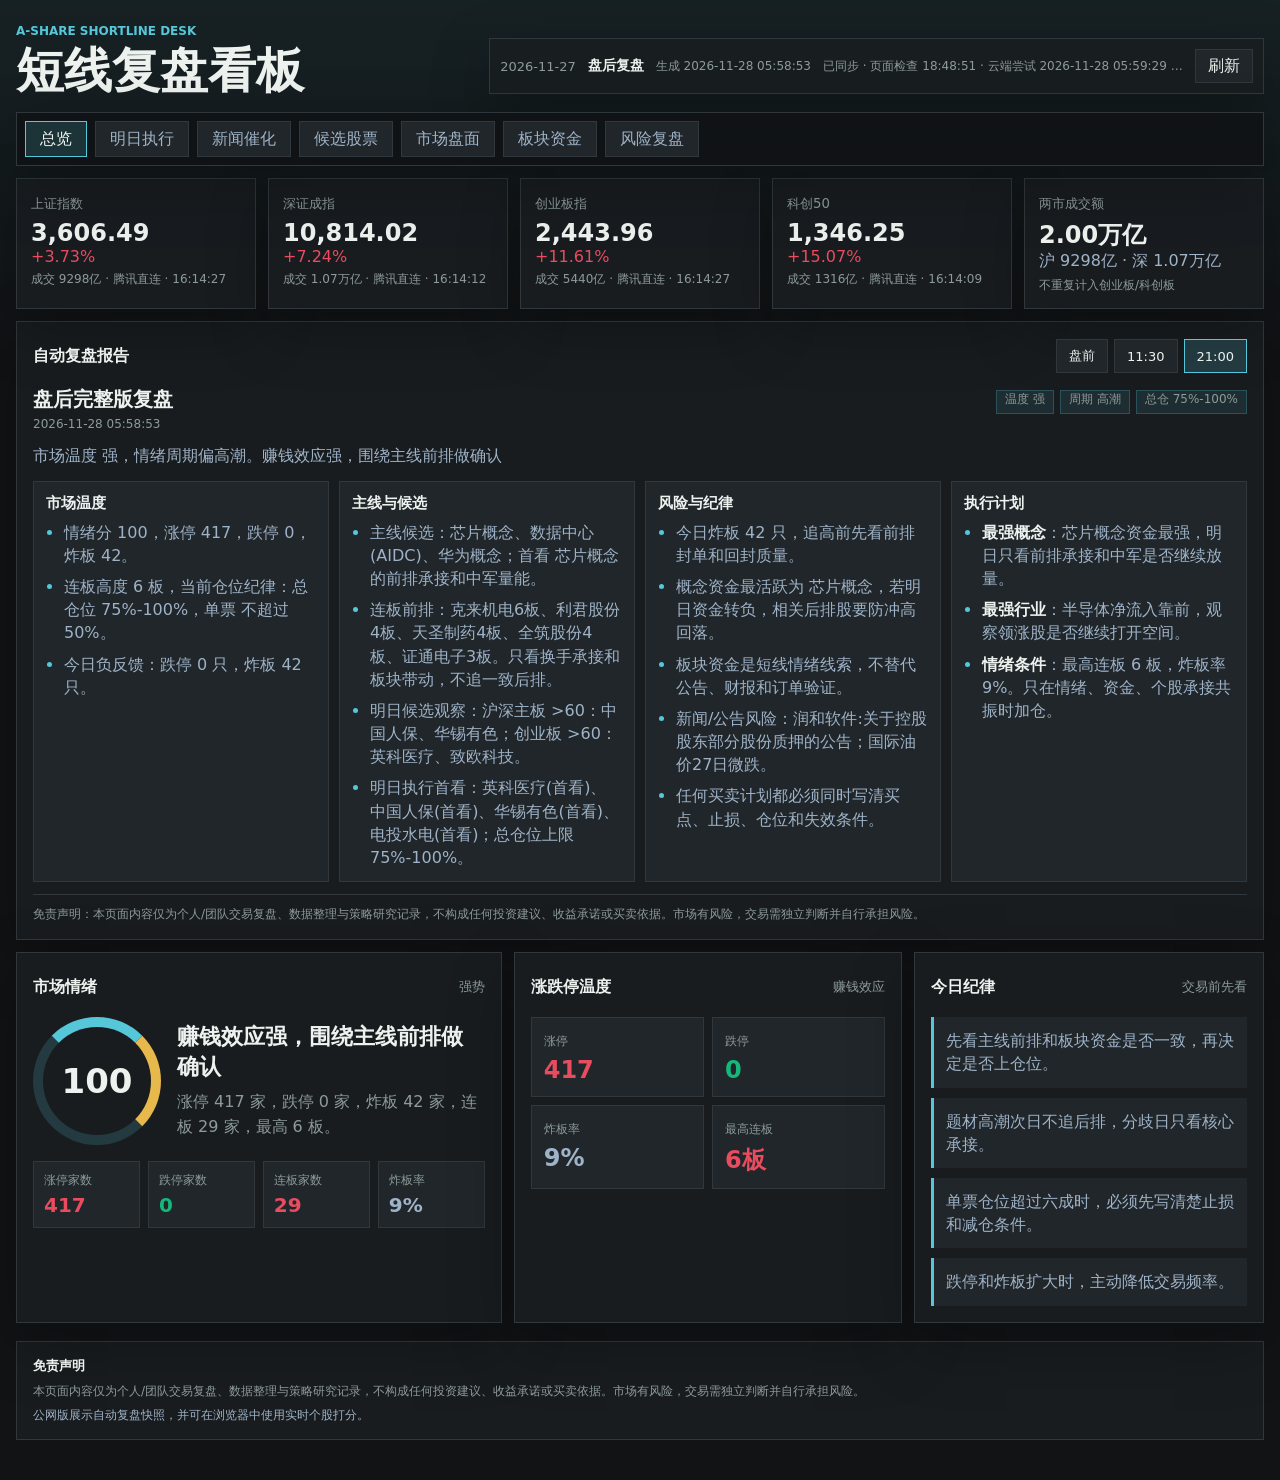
<file: index.html>
<!doctype html>
<html lang="zh-CN">
  <head>
    <meta charset="UTF-8" />
    <meta name="viewport" content="width=device-width, initial-scale=1.0" />
    <title>A股短线复盘看板</title>
    <link rel="stylesheet" href="./styles.css?v=20260625-market-turnover-1" />
  </head>
  <body>
    <main class="shell">
      <header class="topbar">
        <div>
          <p class="eyebrow">A-SHARE SHORTLINE DESK</p>
          <h1>短线复盘看板</h1>
        </div>
        <div class="session-card">
          <span id="tradeDate">--</span>
          <strong id="marketPhase">盘后复盘</strong>
          <small id="generatedAt">--</small>
          <small id="refreshStatus">定时复盘 --</small>
          <button id="refreshBtn" type="button" title="重新读取数据">刷新</button>
        </div>
      </header>

      <nav class="sheet-tabs" id="sheetTabs" aria-label="看板分区">
        <button class="active" data-sheet-target="overview" type="button">总览</button>
        <button data-sheet-target="execution" type="button">明日执行</button>
        <button data-sheet-target="news" type="button">新闻催化</button>
        <button data-sheet-target="candidates" type="button">候选股票</button>
        <button data-sheet-target="market" type="button">市场盘面</button>
        <button data-sheet-target="capital" type="button">板块资金</button>
        <button data-sheet-target="risk" type="button">风险复盘</button>
      </nav>

      <section class="ticker-strip" id="indexStrip" aria-label="主要指数" data-sheet="overview"></section>

      <section class="panel report-panel" data-sheet="overview">
        <div class="panel-title">
          <span>自动复盘报告</span>
          <div class="segmented" id="reportTabs" role="tablist" aria-label="报告阶段"></div>
        </div>
        <div id="reportContent" class="report-content"></div>
      </section>

      <section class="summary-grid" data-sheet="overview">
        <article class="panel hero-panel">
          <div class="panel-title">
            <span>市场情绪</span>
            <small id="emotionTag">--</small>
          </div>
          <div class="emotion-meter">
            <div class="meter-ring">
              <span id="emotionScore">--</span>
            </div>
            <div class="emotion-copy">
              <strong id="emotionTitle">等待数据</strong>
              <p id="emotionBrief">读取 daily.json 后自动生成复盘摘要。</p>
            </div>
          </div>
          <div class="heat-bars" id="heatBars"></div>
        </article>

        <article class="panel">
          <div class="panel-title">
            <span>涨跌停温度</span>
            <small>赚钱效应</small>
          </div>
          <div class="stat-grid" id="temperatureStats"></div>
        </article>

        <article class="panel">
          <div class="panel-title">
            <span>今日纪律</span>
            <small>交易前先看</small>
          </div>
          <ul class="discipline-list" id="disciplineList"></ul>
        </article>
      </section>

      <section class="panel execution-panel" data-sheet="execution">
        <div class="panel-title">
          <span>明日执行表</span>
          <small>条件触发，不做幻想单</small>
        </div>
        <div id="executionPlan" class="execution-plan"></div>
      </section>

      <section class="panel news-panel" data-sheet="news">
        <div class="panel-title">
          <span>新闻催化</span>
          <small>快讯/公告/财经日历</small>
        </div>
        <div id="newsBrief" class="news-brief"></div>
      </section>

      <section class="panel calculator-panel" data-sheet="candidates">
        <div class="panel-title">
          <span>个股打分计算器</span>
          <small id="scoreModeHint">本地服务实时计算</small>
        </div>
        <form id="scoreForm" class="score-form">
          <input id="scoreCode" name="code" type="text" autocomplete="off" placeholder="输入代码或名称，如 300750 / 宁德时代" />
          <select id="scoreMode" name="mode" aria-label="交易模式">
            <option value="auto">自动识别</option>
            <option value="leader">龙头分歧</option>
            <option value="trend">容量趋势</option>
            <option value="20cm">20cm弹性</option>
          </select>
          <button type="submit">计算</button>
        </form>
        <div id="scoreResult" class="score-result">
          <div class="risk-item">输入股票代码或名称，输出实时评分、买点、止损、仓位和风险提示。</div>
        </div>
      </section>

      <section class="panel" data-sheet="candidates">
        <div class="panel-title">
          <span>明日候选股票池</span>
          <small>主板+创业板全市场 &gt;60</small>
        </div>
        <div id="candidatePools" class="candidate-pools"></div>
      </section>

      <section class="main-grid" data-sheet="market">
        <article class="panel wide">
          <div class="panel-title">
            <span>涨停票归因</span>
            <div class="segmented" role="tablist" aria-label="涨停筛选">
              <button class="active" data-limit-filter="all" type="button">全部</button>
              <button data-limit-filter="multi" type="button">连板</button>
              <button data-limit-filter="first" type="button">首板</button>
            </div>
          </div>
          <div class="table-wrap">
            <table>
              <thead>
                <tr>
                  <th>股票</th>
                  <th>板数</th>
                  <th>板块/概念</th>
                  <th>封单/成交</th>
                  <th>原因</th>
                </tr>
              </thead>
              <tbody id="limitUpTable"></tbody>
            </table>
          </div>
        </article>

        <aside class="panel">
          <div class="panel-title">
            <span>连板梯队</span>
            <small>高度与断板</small>
          </div>
          <div id="ladderList" class="ladder-list"></div>
        </aside>
      </section>

      <section class="flow-grid" data-sheet="capital">
        <article class="panel">
          <div class="panel-title">
            <span>行业资金</span>
            <small>主力净流入</small>
          </div>
          <div id="industryFlow" class="flow-list"></div>
        </article>
        <article class="panel">
          <div class="panel-title">
            <span>概念资金</span>
            <small>主题热度</small>
          </div>
          <div id="conceptFlow" class="flow-list"></div>
        </article>
        <article class="panel">
          <div class="panel-title">
            <span>风险雷达</span>
            <small>先避坑</small>
          </div>
          <div id="riskRadar" class="risk-list"></div>
        </article>
      </section>

      <section class="flow-grid" data-sheet="capital">
        <article class="panel">
          <div class="panel-title">
            <span>强于大盘</span>
            <small>逆势/超额上涨</small>
          </div>
          <div id="againstUp" class="flow-list"></div>
        </article>
        <article class="panel">
          <div class="panel-title">
            <span>弱于大盘</span>
            <small>逆势/超额下跌</small>
          </div>
          <div id="againstDown" class="flow-list"></div>
        </article>
        <article class="panel">
          <div class="panel-title">
            <span>大盘基准</span>
            <small>板块比较用</small>
          </div>
          <div id="marketBenchmark" class="watch-plan"></div>
        </article>
      </section>

      <section class="main-grid" data-sheet="capital">
        <article class="panel wide">
          <div class="panel-title">
            <span>后续关注</span>
            <small>抗跌/共振/资金强流入</small>
          </div>
          <div id="focusBoards" class="focus-grid"></div>
        </article>
        <aside class="panel">
          <div class="panel-title">
            <span>关注逻辑</span>
            <small>明日候选主线</small>
          </div>
          <div id="focusSummary" class="watch-plan"></div>
        </aside>
      </section>

      <section class="panel" data-sheet="capital">
        <div class="panel-title">
          <span>走势分析图</span>
          <small>历史走势/强弱结构</small>
        </div>
        <div id="trendCharts" class="trend-grid"></div>
      </section>

      <section class="main-grid" data-sheet="risk">
        <article class="panel wide">
          <div class="panel-title">
            <span>跌停与负反馈</span>
            <small>亏钱效应来源</small>
          </div>
          <div class="table-wrap compact">
            <table>
              <thead>
                <tr>
                  <th>股票</th>
                  <th>跌幅</th>
                  <th>板块/概念</th>
                  <th>原因</th>
                </tr>
              </thead>
              <tbody id="limitDownTable"></tbody>
            </table>
          </div>
        </article>
        <aside class="panel">
          <div class="panel-title">
            <span>明日观察</span>
            <small>只做强条件</small>
          </div>
          <div id="watchPlan" class="watch-plan"></div>
        </aside>
      </section>

      <footer class="site-footer">
        <strong>免责声明</strong>
        <p>本页面内容仅为个人/团队交易复盘、数据整理与策略研究记录，不构成任何投资建议、收益承诺或买卖依据。市场有风险，交易需独立判断并自行承担风险。</p>
        <p id="runtimeNotice">公网静态版展示的是最近一次自动生成快照；本地服务版可使用实时刷新和个股打分。</p>
      </footer>
    </main>
    <script>
      (() => {
        const tabs = document.getElementById("sheetTabs");
        if (!tabs) return;

        const activateSheet = (sheet) => {
          document.querySelectorAll("[data-sheet-target]").forEach((button) => {
            button.classList.toggle("active", button.dataset.sheetTarget === sheet);
          });
          document.querySelectorAll("[data-sheet]").forEach((section) => {
            section.hidden = section.dataset.sheet !== sheet;
          });
        };

        tabs.addEventListener("click", (event) => {
          const button = event.target.closest("[data-sheet-target]");
          if (button) activateSheet(button.dataset.sheetTarget);
        });
        activateSheet("overview");
      })();
    </script>
    <script src="./public-calculator.js?v=20260624-public-score-1"></script>
    <script src="./app.js?v=20260625-index-source-1"></script>
  </body>
</html>
</file>
<file: styles.css>
:root {
  color-scheme: dark;
  --bg: #111315;
  --surface: #191d20;
  --surface-2: #20262a;
  --line: #30383d;
  --text: #edf2ef;
  --muted: #8e9b99;
  --red: #e94b5f;
  --green: #15b77a;
  --amber: #e7b84c;
  --cyan: #55c7d8;
  --steel: #9fb3c8;
  --shadow: 0 20px 60px rgba(0, 0, 0, 0.28);
}

* {
  box-sizing: border-box;
}

body {
  margin: 0;
  min-width: 320px;
  background:
    linear-gradient(180deg, rgba(85, 199, 216, 0.08), transparent 360px),
    var(--bg);
  color: var(--text);
  font-family:
    Inter, ui-sans-serif, system-ui, -apple-system, BlinkMacSystemFont, "Segoe UI",
    "Microsoft YaHei", sans-serif;
}

button,
input,
select {
  font: inherit;
}

.shell {
  width: min(1600px, calc(100% - 32px));
  margin: 0 auto;
  padding: 24px 0 40px;
}

.topbar {
  display: flex;
  align-items: flex-end;
  justify-content: space-between;
  gap: 20px;
  margin-bottom: 18px;
}

.eyebrow {
  margin: 0 0 8px;
  color: var(--cyan);
  font-size: 12px;
  letter-spacing: 0;
  font-weight: 800;
}

h1 {
  margin: 0;
  font-size: clamp(28px, 4vw, 48px);
  line-height: 1;
  letter-spacing: 0;
}

.session-card {
  display: flex;
  align-items: center;
  gap: 12px;
  padding: 10px;
  border: 1px solid var(--line);
  background: rgba(25, 29, 32, 0.88);
  box-shadow: var(--shadow);
}

.session-card span {
  color: var(--muted);
  font-size: 13px;
}

.session-card small {
  color: var(--muted);
  font-size: 12px;
}

.session-card #refreshStatus {
  max-width: 360px;
  white-space: nowrap;
  overflow: hidden;
  text-overflow: ellipsis;
}

.session-card strong {
  color: var(--text);
  font-size: 14px;
}

.session-card button,
.segmented button {
  border: 1px solid var(--line);
  color: var(--text);
  background: var(--surface-2);
  min-height: 34px;
  padding: 0 12px;
  cursor: pointer;
}

.session-card button:hover,
.segmented button:hover {
  border-color: var(--cyan);
}

[data-sheet][hidden] {
  display: none !important;
}

.sheet-tabs {
  position: sticky;
  top: 0;
  z-index: 20;
  display: flex;
  gap: 8px;
  margin-bottom: 12px;
  padding: 8px;
  overflow-x: auto;
  border: 1px solid var(--line);
  background: rgba(17, 19, 21, 0.92);
  box-shadow: var(--shadow);
  backdrop-filter: blur(10px);
}

.sheet-tabs button {
  flex: 0 0 auto;
  min-height: 36px;
  padding: 0 14px;
  border: 1px solid var(--line);
  color: var(--steel);
  background: var(--surface-2);
  cursor: pointer;
  white-space: nowrap;
}

.sheet-tabs button:hover {
  border-color: var(--cyan);
  color: var(--text);
}

.sheet-tabs .active {
  color: var(--text);
  background: rgba(85, 199, 216, 0.18);
  border-color: var(--cyan);
}

.ticker-strip,
.summary-grid,
.main-grid,
.flow-grid {
  display: grid;
  gap: 12px;
}

.ticker-strip {
  grid-template-columns: repeat(5, minmax(0, 1fr));
  margin-bottom: 12px;
}

.ticker-card,
.panel {
  border: 1px solid var(--line);
  background: rgba(25, 29, 32, 0.94);
  box-shadow: var(--shadow);
}

.ticker-card {
  padding: 14px;
  min-height: 92px;
}

.ticker-card small,
.panel-title small {
  color: var(--muted);
}

.ticker-card strong {
  display: block;
  margin-top: 6px;
  font-size: 24px;
}

.ticker-card em {
  display: block;
  margin-top: 5px;
  color: var(--muted);
  font-size: 12px;
  font-style: normal;
}

.up {
  color: var(--red);
}

.down {
  color: var(--green);
}

.flat {
  color: var(--steel);
}

.summary-grid {
  grid-template-columns: 1.25fr 1fr 0.9fr;
  margin-bottom: 12px;
}

.report-panel {
  margin-bottom: 12px;
}

.calculator-panel {
  margin-bottom: 12px;
}

.execution-panel {
  margin-bottom: 12px;
}

.news-panel {
  margin-bottom: 12px;
}

.news-brief {
  display: grid;
  gap: 12px;
}

.news-summary {
  display: flex;
  align-items: flex-start;
  justify-content: space-between;
  gap: 16px;
}

.news-summary strong {
  display: block;
  font-size: 20px;
  line-height: 1.35;
}

.news-summary span {
  display: block;
  margin-top: 4px;
  color: var(--muted);
  font-size: 12px;
}

.news-grid {
  display: grid;
  grid-template-columns: repeat(3, minmax(0, 1fr));
  gap: 10px;
}

.news-item {
  display: grid;
  gap: 9px;
  padding: 12px;
  background: var(--surface-2);
  border: 1px solid var(--line);
}

.news-head {
  display: flex;
  align-items: flex-start;
  justify-content: space-between;
  gap: 12px;
}

.news-head strong {
  font-size: 15px;
  line-height: 1.35;
}

.news-head span {
  white-space: nowrap;
  font-size: 12px;
}

.news-item p {
  margin: 0;
  color: var(--steel);
  line-height: 1.45;
  font-size: 13px;
}

.news-meta {
  display: flex;
  flex-wrap: wrap;
  gap: 6px;
  color: var(--muted);
  font-size: 12px;
}

.news-meta span,
.news-meta a {
  padding: 5px 7px;
  color: var(--steel);
  text-decoration: none;
  background: #121517;
  border: 1px solid var(--line);
}

.news-meta a:hover {
  color: var(--cyan);
  border-color: var(--cyan);
}

.execution-plan {
  display: grid;
  gap: 12px;
}

.execution-summary {
  display: flex;
  align-items: flex-start;
  justify-content: space-between;
  gap: 16px;
}

.execution-summary strong {
  display: block;
  font-size: 20px;
}

.execution-summary span {
  display: block;
  margin-top: 4px;
  color: var(--muted);
  font-size: 12px;
}

.execution-grid {
  display: grid;
  grid-template-columns: repeat(2, minmax(0, 1fr));
  gap: 10px;
}

.execution-rules,
.execution-item {
  padding: 12px;
  background: var(--surface-2);
  border: 1px solid var(--line);
}

.execution-rules strong {
  display: block;
  margin-bottom: 8px;
  font-size: 15px;
}

.execution-rules ul,
.execution-item ul {
  display: grid;
  gap: 7px;
  margin: 0;
  padding-left: 18px;
  color: var(--steel);
  line-height: 1.45;
}

.execution-rules li::marker,
.execution-item li::marker {
  color: var(--cyan);
}

.execution-rules b {
  color: var(--text);
}

.execution-items {
  display: grid;
  grid-template-columns: repeat(4, minmax(0, 1fr));
  gap: 10px;
}

.execution-item {
  display: grid;
  gap: 9px;
}

.execution-item-head {
  display: flex;
  justify-content: space-between;
  gap: 12px;
}

.execution-item-head strong {
  display: block;
  font-size: 16px;
}

.execution-item-head span {
  display: block;
  margin-top: 4px;
  color: var(--muted);
  font-size: 12px;
}

.execution-item-head b {
  color: var(--amber);
  white-space: nowrap;
}

.execution-meta {
  display: flex;
  flex-wrap: wrap;
  gap: 6px;
  color: var(--steel);
  font-size: 12px;
}

.execution-meta span {
  padding: 5px 7px;
  background: #121517;
  border: 1px solid var(--line);
}

.execution-item p {
  margin: 0;
  color: var(--muted);
  line-height: 1.45;
  font-size: 13px;
}

.execution-item p b {
  color: var(--text);
}

.execution-veto {
  display: grid;
  gap: 6px;
}

.execution-veto span {
  padding: 8px;
  color: var(--green);
  background: rgba(21, 183, 122, 0.08);
  border-left: 3px solid var(--green);
  font-size: 12px;
}

.score-form {
  display: grid;
  grid-template-columns: minmax(180px, 1fr) 150px 90px;
  gap: 10px;
  margin-bottom: 12px;
}

.score-form input,
.score-form select,
.score-form button {
  min-height: 38px;
  border: 1px solid var(--line);
  color: var(--text);
  background: var(--surface-2);
  padding: 0 12px;
}

.score-form button {
  cursor: pointer;
}

.score-form button:hover {
  border-color: var(--cyan);
}

.score-form button:disabled {
  cursor: wait;
  color: var(--muted);
}

.score-form input:disabled,
.score-form select:disabled,
.score-form button:disabled {
  opacity: 0.62;
}

.score-result {
  min-height: 50px;
}

.score-card {
  display: grid;
  gap: 12px;
}

.score-head {
  display: flex;
  align-items: flex-start;
  justify-content: space-between;
  gap: 16px;
}

.score-head strong {
  display: block;
  font-size: 22px;
}

.score-head span {
  display: block;
  margin-top: 4px;
  color: var(--muted);
  font-size: 12px;
}

.score-head b {
  display: grid;
  place-items: center;
  min-width: 58px;
  height: 46px;
  color: var(--amber);
  background: rgba(231, 184, 76, 0.12);
  border: 1px solid rgba(231, 184, 76, 0.3);
  font-size: 26px;
}

.score-meta {
  display: flex;
  flex-wrap: wrap;
  gap: 8px;
  color: var(--steel);
  font-size: 12px;
}

.score-meta span {
  padding: 6px 8px;
  background: var(--surface-2);
  border: 1px solid var(--line);
}

.score-grid {
  display: grid;
  grid-template-columns: repeat(6, minmax(0, 1fr));
  gap: 8px;
}

.score-metric {
  padding: 10px;
  background: var(--surface-2);
  border: 1px solid var(--line);
}

.score-metric span {
  display: block;
  color: var(--muted);
  font-size: 12px;
}

.score-metric strong {
  display: block;
  margin-top: 4px;
  font-size: 20px;
}

.score-plan {
  display: grid;
  gap: 8px;
}

.score-plan p {
  margin: 0;
  padding: 10px;
  color: var(--steel);
  background: var(--surface-2);
  border-left: 3px solid var(--cyan);
  line-height: 1.45;
}

.score-plan b {
  color: var(--text);
}

.score-veto {
  display: grid;
  gap: 8px;
}

.score-veto span {
  padding: 10px;
  color: var(--green);
  background: rgba(21, 183, 122, 0.08);
  border-left: 3px solid var(--green);
}

.candidate-pools {
  display: grid;
  gap: 10px;
}

.candidate-coverage {
  display: flex;
  flex-wrap: wrap;
  gap: 8px;
}

.candidate-coverage span {
  padding: 6px 8px;
  color: var(--steel);
  background: var(--surface-2);
  border: 1px solid var(--line);
  font-size: 12px;
}

.candidate-pool-grid {
  display: grid;
  grid-template-columns: repeat(2, minmax(0, 1fr));
  gap: 10px;
}

.candidate-pool {
  display: grid;
  gap: 10px;
  min-width: 0;
}

.candidate-pool-head {
  display: flex;
  align-items: flex-start;
  justify-content: space-between;
  gap: 12px;
  padding: 12px;
  background: var(--surface-2);
  border: 1px solid var(--line);
}

.candidate-pool-head strong {
  display: block;
  font-size: 16px;
}

.candidate-pool-head span {
  display: block;
  margin-top: 4px;
  color: var(--muted);
  font-size: 12px;
  line-height: 1.35;
}

.candidate-pool-head b {
  display: grid;
  place-items: center;
  min-width: 36px;
  height: 30px;
  color: var(--cyan);
  background: rgba(85, 199, 216, 0.1);
  border: 1px solid rgba(85, 199, 216, 0.24);
}

.candidate-list {
  display: grid;
  gap: 10px;
}

.candidate-item {
  display: grid;
  gap: 9px;
  padding: 12px;
  background: var(--surface-2);
  border: 1px solid var(--line);
}

.candidate-main {
  display: flex;
  justify-content: space-between;
  gap: 12px;
}

.candidate-main strong {
  display: block;
  font-size: 16px;
}

.candidate-main span {
  display: block;
  margin-top: 4px;
  color: var(--muted);
  font-size: 12px;
}

.candidate-main b {
  color: var(--amber);
  font-size: 20px;
}

.candidate-meta {
  display: flex;
  flex-wrap: wrap;
  gap: 6px;
  color: var(--steel);
  font-size: 12px;
}

.candidate-meta span {
  padding: 5px 7px;
  background: #121517;
  border: 1px solid var(--line);
}

.candidate-tech {
  display: flex;
  flex-wrap: wrap;
  gap: 6px;
  color: var(--cyan);
  font-size: 12px;
}

.candidate-tech span,
.candidate-tech.muted {
  padding: 5px 7px;
  background: rgba(85, 199, 216, 0.08);
  border: 1px solid rgba(85, 199, 216, 0.2);
}

.candidate-tech.muted {
  color: var(--muted);
}

.candidate-item p {
  margin: 0;
  color: var(--muted);
  line-height: 1.45;
  font-size: 13px;
}

.candidate-item p b {
  color: var(--text);
}

.report-content {
  display: grid;
  gap: 12px;
}

.report-head {
  display: flex;
  align-items: flex-start;
  justify-content: space-between;
  gap: 16px;
}

.report-head strong {
  display: block;
  font-size: 20px;
}

.report-head span {
  display: block;
  margin-top: 4px;
  color: var(--muted);
  font-size: 12px;
}

.report-badges {
  display: flex;
  flex-wrap: wrap;
  justify-content: flex-end;
  gap: 6px;
}

.report-summary {
  margin: 0;
  color: var(--steel);
  line-height: 1.6;
}

.report-grid {
  display: grid;
  grid-template-columns: repeat(4, minmax(0, 1fr));
  gap: 10px;
}

.report-card {
  padding: 12px;
  background: var(--surface-2);
  border: 1px solid var(--line);
}

.report-card strong {
  display: block;
  margin-bottom: 8px;
  font-size: 15px;
}

.report-card ul {
  display: grid;
  gap: 8px;
  margin: 0;
  padding-left: 18px;
  color: var(--steel);
  line-height: 1.45;
}

.report-card li::marker {
  color: var(--cyan);
}

.report-card b {
  color: var(--text);
}

.disclaimer {
  margin: 0;
  padding-top: 10px;
  border-top: 1px solid var(--line);
  color: var(--muted);
  font-size: 12px;
  line-height: 1.5;
}

.site-footer {
  margin-top: 18px;
  padding: 14px 16px;
  border: 1px solid var(--line);
  background: rgba(25, 29, 32, 0.9);
  color: var(--muted);
  line-height: 1.55;
  font-size: 12px;
}

.site-footer strong {
  display: block;
  margin-bottom: 6px;
  color: var(--text);
  font-size: 13px;
}

.site-footer p {
  margin: 0;
}

.site-footer p + p {
  margin-top: 6px;
  color: var(--steel);
}

.main-grid {
  grid-template-columns: minmax(0, 1fr) 360px;
  margin-bottom: 12px;
}

.flow-grid {
  grid-template-columns: repeat(3, minmax(0, 1fr));
  margin-bottom: 12px;
}

.panel {
  padding: 16px;
  min-width: 0;
}

.panel-title {
  display: flex;
  align-items: center;
  justify-content: space-between;
  gap: 12px;
  min-height: 36px;
  margin-bottom: 12px;
}

.panel-title span {
  font-weight: 850;
  font-size: 16px;
}

.segmented {
  display: flex;
  gap: 6px;
}

.segmented button {
  min-width: 52px;
  font-size: 13px;
}

.segmented .active {
  background: rgba(85, 199, 216, 0.18);
  border-color: var(--cyan);
}

.emotion-meter {
  display: grid;
  grid-template-columns: 128px 1fr;
  gap: 16px;
  align-items: center;
}

.meter-ring {
  display: grid;
  place-items: center;
  width: 128px;
  aspect-ratio: 1;
  border: 10px solid rgba(85, 199, 216, 0.18);
  border-top-color: var(--cyan);
  border-right-color: var(--amber);
  border-radius: 50%;
}

.meter-ring span {
  font-size: 34px;
  font-weight: 900;
}

.emotion-copy strong {
  display: block;
  margin-bottom: 8px;
  font-size: 22px;
}

.emotion-copy p {
  margin: 0;
  color: var(--muted);
  line-height: 1.55;
}

.heat-bars {
  display: grid;
  grid-template-columns: repeat(4, 1fr);
  gap: 8px;
  margin-top: 16px;
}

.heat-item {
  padding: 10px;
  background: var(--surface-2);
  border: 1px solid var(--line);
}

.heat-item span {
  display: block;
  color: var(--muted);
  font-size: 12px;
}

.heat-item strong {
  display: block;
  margin-top: 4px;
  font-size: 20px;
}

.stat-grid {
  display: grid;
  grid-template-columns: repeat(2, minmax(0, 1fr));
  gap: 8px;
}

.stat {
  padding: 12px;
  background: var(--surface-2);
  border: 1px solid var(--line);
  min-height: 78px;
}

.stat span {
  color: var(--muted);
  font-size: 12px;
}

.stat strong {
  display: block;
  margin-top: 6px;
  font-size: 24px;
}

.discipline-list {
  display: grid;
  gap: 10px;
  margin: 0;
  padding: 0;
  list-style: none;
}

.discipline-list li,
.risk-item,
.watch-card {
  padding: 12px;
  background: var(--surface-2);
  border-left: 3px solid var(--cyan);
  color: var(--steel);
  line-height: 1.45;
}

.table-wrap {
  overflow: auto;
}

table {
  width: 100%;
  border-collapse: collapse;
  min-width: 760px;
}

th,
td {
  padding: 12px 10px;
  border-bottom: 1px solid var(--line);
  text-align: left;
  vertical-align: top;
}

th {
  color: var(--muted);
  font-size: 12px;
  font-weight: 750;
}

td {
  color: var(--text);
  font-size: 14px;
}

.stock-name {
  display: block;
  font-weight: 820;
}

.stock-code {
  color: var(--muted);
  font-size: 12px;
}

.tag-row {
  display: flex;
  flex-wrap: wrap;
  gap: 6px;
}

.tag {
  display: inline-flex;
  align-items: center;
  min-height: 24px;
  padding: 0 8px;
  color: var(--cyan);
  background: rgba(85, 199, 216, 0.1);
  border: 1px solid rgba(85, 199, 216, 0.24);
  font-size: 12px;
}

.ladder-list,
.flow-list,
.risk-list,
.watch-plan,
.focus-grid {
  display: grid;
  gap: 10px;
}

.focus-grid {
  grid-template-columns: repeat(2, minmax(0, 1fr));
}

.focus-card {
  display: grid;
  gap: 10px;
  padding: 12px;
  background: var(--surface-2);
  border: 1px solid var(--line);
}

.focus-head {
  display: flex;
  align-items: flex-start;
  justify-content: space-between;
  gap: 12px;
}

.focus-head strong {
  display: block;
  font-size: 17px;
}

.focus-head span {
  display: block;
  margin-top: 4px;
  color: var(--muted);
  font-size: 12px;
}

.focus-head b {
  display: grid;
  place-items: center;
  min-width: 42px;
  height: 34px;
  color: var(--amber);
  background: rgba(231, 184, 76, 0.12);
  border: 1px solid rgba(231, 184, 76, 0.3);
}

.focus-metrics {
  display: flex;
  flex-wrap: wrap;
  gap: 8px;
  color: var(--steel);
  font-size: 12px;
}

.focus-card p {
  margin: 0;
  color: var(--muted);
  line-height: 1.45;
}

.trend-grid {
  display: grid;
  grid-template-columns: repeat(4, minmax(0, 1fr));
  gap: 10px;
}

.trend-card {
  display: grid;
  gap: 10px;
  padding: 12px;
  background: var(--surface-2);
  border: 1px solid var(--line);
}

.trend-head {
  display: flex;
  justify-content: space-between;
  gap: 12px;
}

.trend-head strong {
  display: block;
  font-size: 16px;
}

.trend-head span {
  display: block;
  margin-top: 4px;
  color: var(--muted);
  font-size: 12px;
}

.trend-head b {
  white-space: nowrap;
  font-size: 16px;
}

.sparkline {
  width: 100%;
  aspect-ratio: 8 / 3;
  display: block;
}

.spark-grid {
  fill: none;
  stroke: rgba(159, 179, 200, 0.18);
  stroke-width: 1;
}

.spark-area {
  opacity: 0.13;
}

.spark-area.spark-up {
  fill: var(--red);
}

.spark-area.spark-down {
  fill: var(--green);
}

.spark-line {
  fill: none;
  stroke-width: 3;
  stroke-linecap: round;
  stroke-linejoin: round;
}

.spark-line.spark-up,
.spark-dot.spark-up {
  stroke: var(--red);
  fill: var(--red);
}

.spark-line.spark-down,
.spark-dot.spark-down {
  stroke: var(--green);
  fill: var(--green);
}

.trend-stats {
  display: grid;
  grid-template-columns: repeat(2, minmax(0, 1fr));
  gap: 6px;
  color: var(--steel);
  font-size: 12px;
}

.snapshot-bars {
  display: grid;
  gap: 8px;
  min-height: 120px;
  align-content: center;
}

.snapshot-row {
  display: grid;
  grid-template-columns: 42px minmax(0, 1fr) 54px;
  gap: 8px;
  align-items: center;
  color: var(--muted);
  font-size: 12px;
}

.snapshot-track {
  height: 8px;
  overflow: hidden;
  background: #121517;
  border: 1px solid var(--line);
}

.snapshot-track b {
  display: block;
  width: var(--w);
  height: 100%;
}

.snapshot-track b.up {
  background: var(--red);
}

.snapshot-track b.down {
  background: var(--green);
}

.snapshot-row em {
  font-style: normal;
  text-align: right;
}

.ladder-item,
.flow-item {
  display: grid;
  gap: 8px;
  padding: 12px;
  background: var(--surface-2);
  border: 1px solid var(--line);
}

.ladder-head,
.flow-head {
  display: flex;
  justify-content: space-between;
  gap: 10px;
}

.ladder-head strong,
.flow-head strong {
  font-size: 15px;
}

.flow-track {
  height: 8px;
  overflow: hidden;
  background: #121517;
  border: 1px solid var(--line);
}

.flow-fill {
  display: block;
  height: 100%;
  width: var(--w);
  background: var(--red);
}

.flow-fill.out {
  background: var(--green);
}

.muted {
  color: var(--muted);
}

.compact table {
  min-width: 620px;
}

@media (max-width: 1100px) {
  .ticker-strip,
  .summary-grid,
  .main-grid,
  .flow-grid,
  .focus-grid,
  .candidate-pool-grid,
  .execution-items,
  .news-grid,
  .report-grid,
  .score-grid,
  .trend-grid {
    grid-template-columns: 1fr 1fr;
  }

  .hero-panel,
  .wide {
    grid-column: 1 / -1;
  }
}

@media (max-width: 720px) {
  .shell {
    width: min(100% - 20px, 1600px);
    padding-top: 14px;
  }

  .topbar,
  .session-card,
  .emotion-meter {
    align-items: stretch;
    flex-direction: column;
  }

  .ticker-strip,
  .summary-grid,
  .main-grid,
  .flow-grid,
  .heat-bars,
  .focus-grid,
  .candidate-pool-grid,
  .execution-grid,
  .execution-items,
  .news-grid,
  .report-grid,
  .score-grid,
  .trend-grid {
    grid-template-columns: 1fr;
  }

  .score-form {
    grid-template-columns: 1fr;
  }

  .execution-summary {
    flex-direction: column;
  }

  .news-summary {
    flex-direction: column;
  }

  .report-head {
    flex-direction: column;
  }

  .report-badges {
    justify-content: flex-start;
  }

  .emotion-meter {
    display: flex;
  }

  .meter-ring {
    width: 112px;
  }

  .panel {
    padding: 12px;
  }
}
</file>
